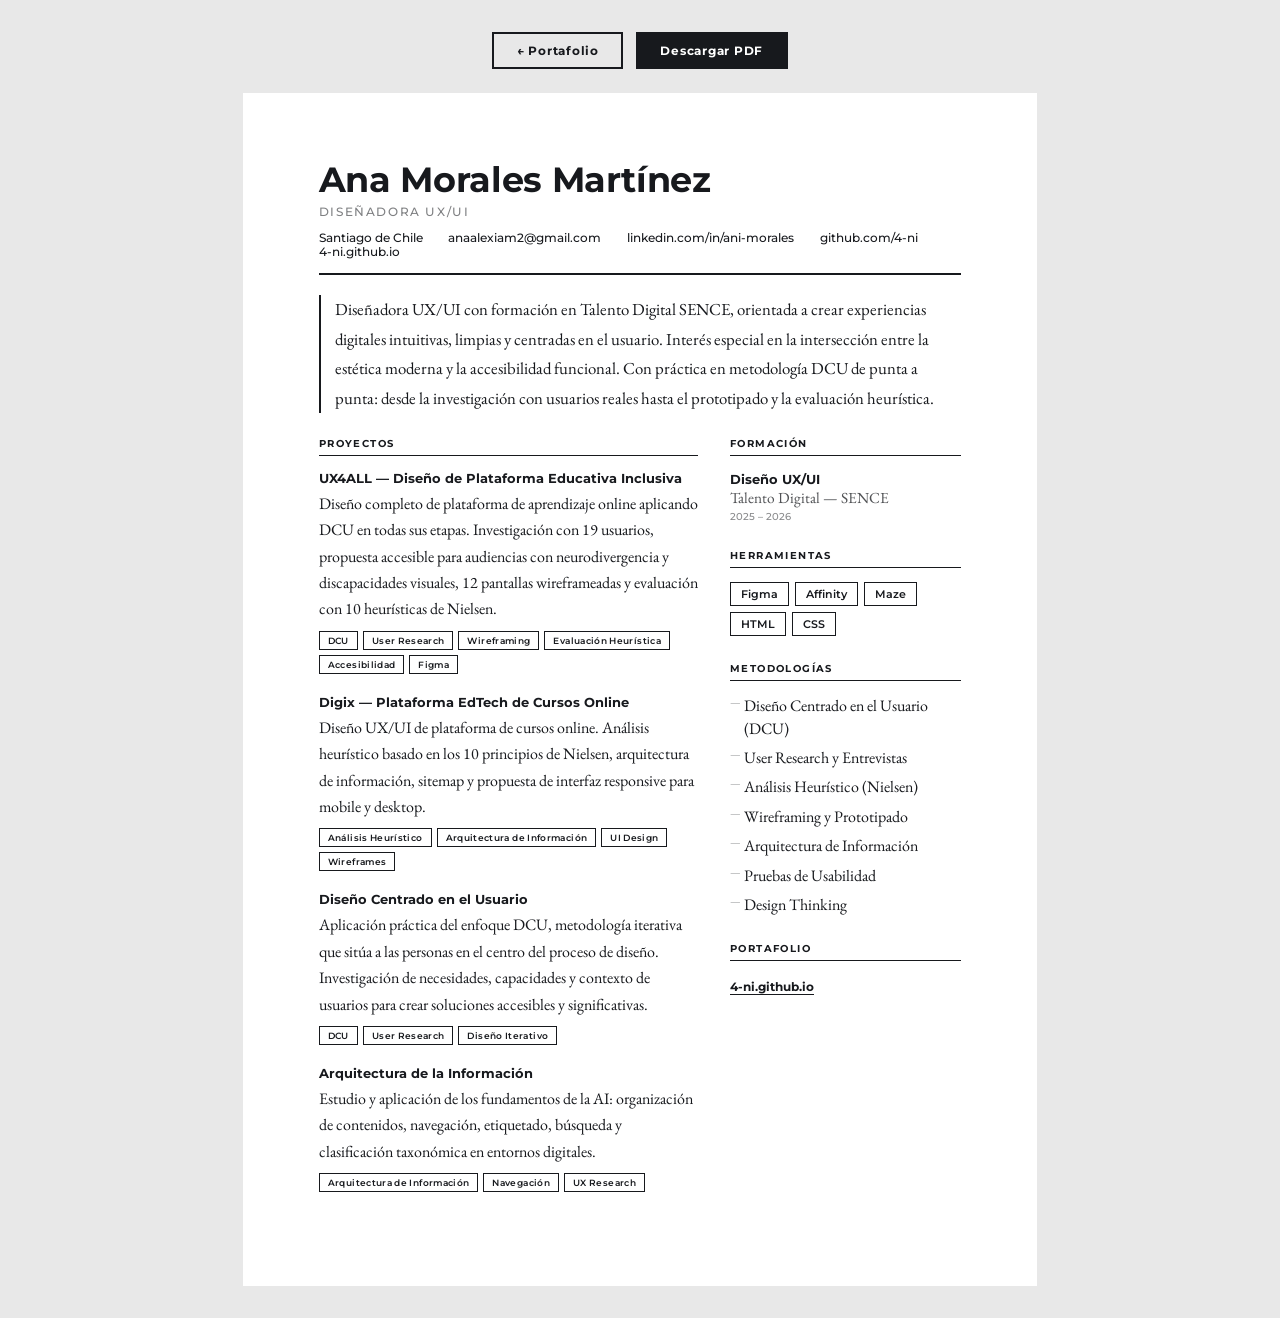
<file: cv.html>
<!DOCTYPE html>
<html lang="es">
<head>
  <meta charset="UTF-8" />
  <meta name="viewport" content="width=device-width, initial-scale=1.0" />
  <title>CV — Ana Morales Martínez | Diseñadora UX/UI</title>
  <link rel="preconnect" href="https://fonts.googleapis.com" />
  <link rel="preconnect" href="https://fonts.gstatic.com" crossorigin />
  <link href="https://fonts.googleapis.com/css2?family=EB+Garamond:ital,wght@0,400;0,500;1,400&family=Montserrat:wght@400;500;600;700&display=swap" rel="stylesheet" />
  <link rel="icon" type="image/png" href="assets/images/ascii_ani.png" />
  <style>
    /* ---- Variables ---- */
    :root {
      --ink:    #17191d;
      --muted:  #17191d;
      --bg:     #ffffff;
      --font-t: 'Montserrat', sans-serif;
      --font-b: 'EB Garamond', serif;
    }

    /* ---- Reset ---- */
    *, *::before, *::after { box-sizing: border-box; margin: 0; padding: 0; }

    /* ---- Shell (pantalla) ---- */
    body {
      background: #e8e8e8;
      display: flex;
      flex-direction: column;
      align-items: center;
      padding: 2rem;
      font-family: var(--font-b);
      color: var(--ink);
    }

    /* ---- Botones de acción ---- */
    .cv-actions {
      display: flex;
      gap: 0.8rem;
      margin-bottom: 1.5rem;
    }

    .btn-print, .btn-back {
      font-family: var(--font-t);
      font-size: 0.78rem;
      font-weight: 700;
      letter-spacing: 0.06em;
      border: 2px solid var(--ink);
      padding: 0.55rem 1.4rem;
      cursor: pointer;
      transition: background 0.2s, color 0.2s;
      text-decoration: none;
      display: inline-block;
    }

    .btn-print {
      color: var(--bg);
      background: var(--ink);
    }
    .btn-print:hover {
      background: transparent;
      color: var(--ink);
    }

    .btn-back {
      color: var(--ink);
      background: transparent;
    }
    .btn-back:hover {
      background: var(--ink);
      color: var(--bg);
    }

    /* ---- Página A4 ---- */
    .cv {
      background: var(--bg);
      width: 210mm;
      padding: 18mm 20mm 18mm 20mm;
      display: flex;
      flex-direction: column;
      gap: 0;
    }

    @media screen {
      .cv {
        min-height: 297mm;
      }
    }

    @media screen and (max-width: 640px) {
      body {
        padding: 0;
      }

      .cv-actions {
        flex-direction: column;
      }

      .btn-print, .btn-back {
        width: 100%;
        text-align: center;
        margin-bottom: 0;
      }

      .cv {
        width: 100% !important;
        min-height: auto !important;
        padding: 8vw !important;
      }

      .cv-name {
        font-size: 1.6rem;
      }

      .cv-role {
        font-size: 0.65rem;
      }

      .cv-contacts {
        flex-direction: column;
        gap: 4px;
      }

      .cv-body {
        grid-template-columns: 1fr;
        gap: 0;
      }

      .cv-right {
        margin-top: 8px;
      }
    }

    /* ---- Header ---- */
    .cv-header {
      border-bottom: 2px solid var(--ink);
      padding-bottom: 14px;
      margin-bottom: 20px;
    }

    .cv-name {
      font-family: var(--font-t);
      font-size: 2.2rem;
      font-weight: 700;
      line-height: 1.1;
      letter-spacing: -0.01em;
      color: var(--ink);
    }

    .cv-role {
      font-family: var(--font-t);
      font-size: 0.72rem;
      font-weight: 500;
      letter-spacing: 0.14em;
      text-transform: uppercase;
      opacity: 0.55;
      margin-top: 6px;
      margin-bottom: 12px;
    }

    .cv-contacts {
      display: flex;
      flex-wrap: wrap;
      gap: 0 1.6rem;
      font-family: var(--font-t);
      font-size: 0.72rem;
      font-weight: 500;
      color: var(--ink);
    }

    .cv-contacts a {
      color: var(--ink);
      text-decoration: none;
    }

    .cv-contacts span {
      display: flex;
      align-items: center;
      gap: 0.3rem;
    }

    /* ---- Perfil ---- */
    .cv-perfil {
      font-family: var(--font-b);
      font-size: 1.05rem;
      line-height: 1.75;
      color: var(--ink);
      border-left: 2px solid var(--ink);
      padding-left: 14px;
      margin-bottom: 24px;
    }

    /* ---- Body dos columnas ---- */
    .cv-body {
      display: grid;
      grid-template-columns: 1fr 36%;
      gap: 0 32px;
      flex: 1;
    }

    /* ---- Sección genérica ---- */
    .cv-section {
      margin-bottom: 26px;
    }

    .cv-section-title {
      font-family: var(--font-t);
      font-size: 0.63rem;
      font-weight: 700;
      letter-spacing: 0.14em;
      text-transform: uppercase;
      color: var(--ink);
      border-bottom: 1px solid var(--ink);
      padding-bottom: 5px;
      margin-bottom: 14px;
    }

    /* ---- Proyectos ---- */
    .proyecto {
      margin-bottom: 20px;
    }

    .proyecto-title {
      font-family: var(--font-t);
      font-size: 0.84rem;
      font-weight: 700;
      color: var(--ink);
      margin-bottom: 5px;
    }

    .proyecto-desc {
      font-family: var(--font-b);
      font-size: 1rem;
      line-height: 1.65;
      color: var(--ink);
      margin-bottom: 8px;
    }

    .proyecto-tags {
      display: flex;
      flex-wrap: wrap;
      gap: 5px;
    }

    .tag {
      font-family: var(--font-t);
      font-size: 0.56rem;
      font-weight: 600;
      letter-spacing: 0.04em;
      border: 1px solid var(--ink);
      padding: 3px 8px;
      color: var(--ink);
    }

    /* ---- Columna derecha ---- */
    .cv-right .cv-section-title {
      margin-top: 0;
    }

    .cv-item {
      margin-bottom: 10px;
    }

    .cv-item-title {
      font-family: var(--font-t);
      font-size: 0.82rem;
      font-weight: 700;
      color: var(--ink);
      line-height: 1.4;
    }

    .cv-item-sub {
      font-family: var(--font-b);
      font-size: 0.96rem;
      color: var(--ink);
      opacity: 0.75;
    }

    .cv-item-date {
      font-family: var(--font-t);
      font-size: 0.65rem;
      font-weight: 500;
      opacity: 0.5;
      margin-top: 2px;
    }

    .skills-list {
      list-style: none;
      display: flex;
      flex-direction: column;
      gap: 7px;
    }

    .skills-list li {
      font-family: var(--font-b);
      font-size: 1rem;
      color: var(--ink);
      line-height: 1.4;
      padding-left: 14px;
      position: relative;
    }

    .skills-list li::before {
      content: '—';
      position: absolute;
      left: 0;
      font-size: 0.7rem;
      opacity: 0.4;
    }

    .tools-grid {
      display: flex;
      flex-wrap: wrap;
      gap: 6px;
    }

    .tool {
      font-family: var(--font-t);
      font-size: 0.7rem;
      font-weight: 600;
      border: 1.5px solid var(--ink);
      padding: 4px 10px;
      color: var(--ink);
    }

    .cv-portfolio-link {
      font-family: var(--font-t);
      font-size: 0.78rem;
      font-weight: 700;
      color: var(--ink);
      text-decoration: none;
      border-bottom: 1px solid var(--ink);
    }

    /* ---- Print ---- */
    @page {
      size: A4 portrait;
      margin: 0;
    }

    @media print {
      * {
        -webkit-print-color-adjust: exact !important;
        print-color-adjust: exact !important;
      }

      html, body {
        width: 210mm !important;
        height: 297mm !important;
        overflow: hidden !important;
        display: block !important;
        background: none !important;
        padding: 0 !important;
        margin: 0 !important;
      }

      .cv-actions {
        display: none !important;
      }

      .cv {
        width: 210mm !important;
        height: 297mm !important;
        overflow: hidden !important;
        min-height: 0 !important;
        padding: 13mm 16mm !important;
        margin: 0 !important;
        box-shadow: none !important;
        display: flex !important;
        flex-direction: column !important;
      }

      .cv-body {
        display: grid !important;
        grid-template-columns: 1fr 36% !important;
        gap: 0 32px !important;
      }
    }
  </style>
</head>
<body>

  <div class="cv-actions">
    <a href="index.html" class="btn-back">← Portafolio</a>
    <button class="btn-print" onclick="window.print()">Descargar PDF</button>
  </div>

  <main class="cv">

    <!-- HEADER -->
    <header class="cv-header">
      <h1 class="cv-name">Ana Morales Martínez</h1>
      <p class="cv-role">Diseñadora UX/UI</p>
      <div class="cv-contacts">
        <span>Santiago de Chile</span>
        <span><a href="mailto:anaalexiam2@gmail.com">anaalexiam2@gmail.com</a></span>
        <span><a href="https://www.linkedin.com/in/ani-morales" target="_blank">linkedin.com/in/ani-morales</a></span>
        <span><a href="https://github.com/4-ni" target="_blank">github.com/4-ni</a></span>
        <span><a href="https://4-ni.github.io" target="_blank">4-ni.github.io</a></span>
      </div>
    </header>

    <!-- PERFIL -->
    <p class="cv-perfil">
      Diseñadora UX/UI con formación en Talento Digital SENCE, orientada a crear experiencias digitales intuitivas, limpias y centradas en el usuario. Interés especial en la intersección entre la estética moderna y la accesibilidad funcional. Con práctica en metodología DCU de punta a punta: desde la investigación con usuarios reales hasta el prototipado y la evaluación heurística.
    </p>

    <!-- CUERPO DOS COLUMNAS -->
    <div class="cv-body">

      <!-- COLUMNA IZQUIERDA: PROYECTOS -->
      <div class="cv-left">
        <section class="cv-section">
          <h2 class="cv-section-title">Proyectos</h2>

          <div class="proyecto">
            <p class="proyecto-title">UX4ALL — Diseño de Plataforma Educativa Inclusiva</p>
            <p class="proyecto-desc">Diseño completo de plataforma de aprendizaje online aplicando DCU en todas sus etapas. Investigación con 19 usuarios, propuesta accesible para audiencias con neurodivergencia y discapacidades visuales, 12 pantallas wireframeadas y evaluación con 10 heurísticas de Nielsen.</p>
            <div class="proyecto-tags">
              <span class="tag">DCU</span>
              <span class="tag">User Research</span>
              <span class="tag">Wireframing</span>
              <span class="tag">Evaluación Heurística</span>
              <span class="tag">Accesibilidad</span>
              <span class="tag">Figma</span>
            </div>
          </div>

          <div class="proyecto">
            <p class="proyecto-title">Digix — Plataforma EdTech de Cursos Online</p>
            <p class="proyecto-desc">Diseño UX/UI de plataforma de cursos online. Análisis heurístico basado en los 10 principios de Nielsen, arquitectura de información, sitemap y propuesta de interfaz responsive para mobile y desktop.</p>
            <div class="proyecto-tags">
              <span class="tag">Análisis Heurístico</span>
              <span class="tag">Arquitectura de Información</span>
              <span class="tag">UI Design</span>
              <span class="tag">Wireframes</span>
            </div>
          </div>

          <div class="proyecto">
            <p class="proyecto-title">Diseño Centrado en el Usuario</p>
            <p class="proyecto-desc">Aplicación práctica del enfoque DCU, metodología iterativa que sitúa a las personas en el centro del proceso de diseño. Investigación de necesidades, capacidades y contexto de usuarios para crear soluciones accesibles y significativas.</p>
            <div class="proyecto-tags">
              <span class="tag">DCU</span>
              <span class="tag">User Research</span>
              <span class="tag">Diseño Iterativo</span>
            </div>
          </div>

          <div class="proyecto">
            <p class="proyecto-title">Arquitectura de la Información</p>
            <p class="proyecto-desc">Estudio y aplicación de los fundamentos de la AI: organización de contenidos, navegación, etiquetado, búsqueda y clasificación taxonómica en entornos digitales.</p>
            <div class="proyecto-tags">
              <span class="tag">Arquitectura de Información</span>
              <span class="tag">Navegación</span>
              <span class="tag">UX Research</span>
            </div>
          </div>
        </section>
      </div>

      <!-- COLUMNA DERECHA -->
      <div class="cv-right">

        <section class="cv-section">
          <h2 class="cv-section-title">Formación</h2>
          <div class="cv-item">
            <p class="cv-item-title">Diseño UX/UI</p>
            <p class="cv-item-sub">Talento Digital — SENCE</p>
            <p class="cv-item-date">2025 – 2026</p>
          </div>
        </section>

        <section class="cv-section">
          <h2 class="cv-section-title">Herramientas</h2>
          <div class="tools-grid">
            <span class="tool">Figma</span>
            <span class="tool">Affinity</span>
            <span class="tool">Maze</span>
            <span class="tool">HTML</span>
            <span class="tool">CSS</span>
          </div>
        </section>

        <section class="cv-section">
          <h2 class="cv-section-title">Metodologías</h2>
          <ul class="skills-list">
            <li>Diseño Centrado en el Usuario (DCU)</li>
            <li>User Research y Entrevistas</li>
            <li>Análisis Heurístico (Nielsen)</li>
            <li>Wireframing y Prototipado</li>
            <li>Arquitectura de Información</li>
            <li>Pruebas de Usabilidad</li>
            <li>Design Thinking</li>
          </ul>
        </section>

        <section class="cv-section">
          <h2 class="cv-section-title">Portafolio</h2>
          <a class="cv-portfolio-link" href="https://4-ni.github.io" target="_blank">4-ni.github.io</a>
        </section>

      </div>
    </div>

  </main>

</body>
</html>
</file>
